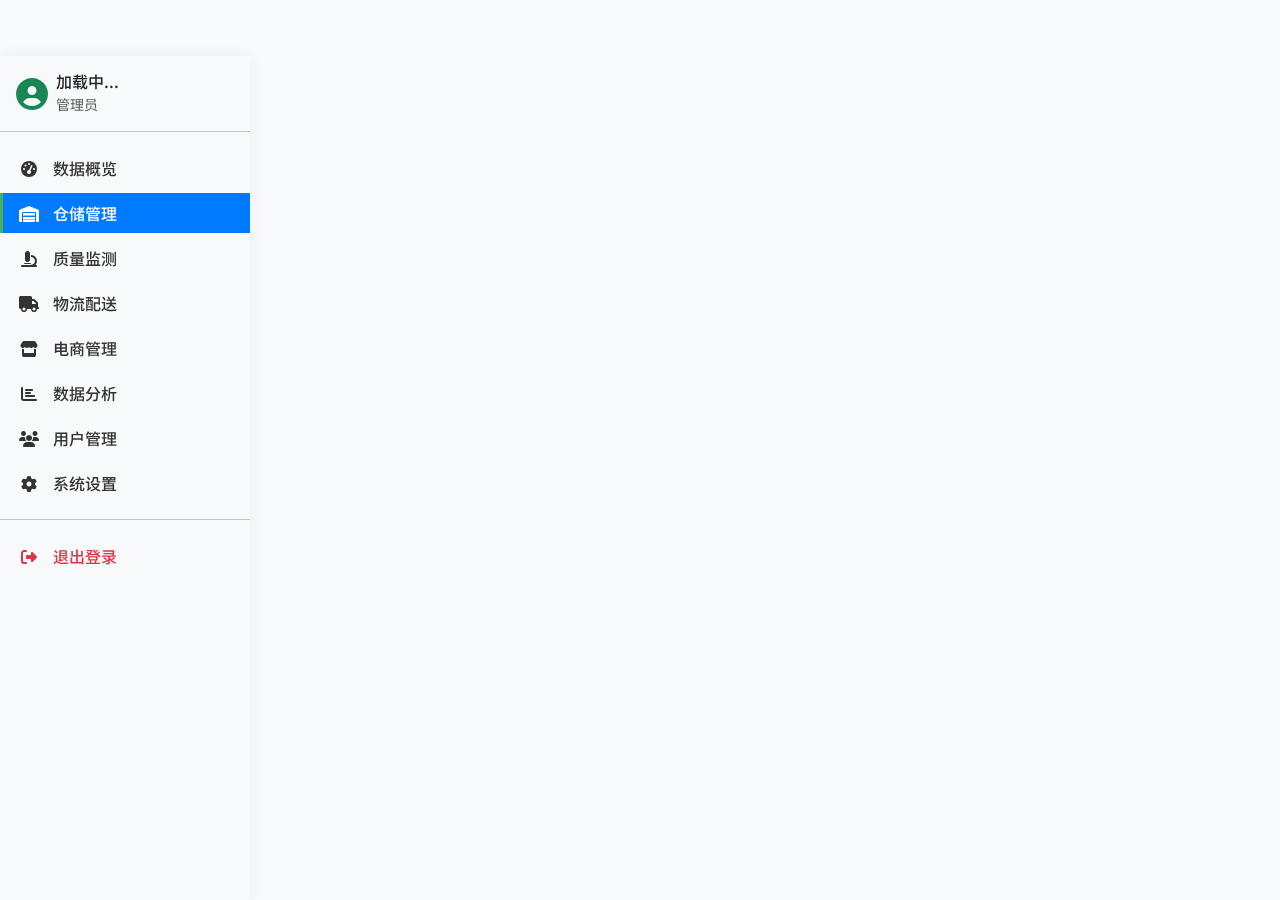
<file: src/main/resources/static/templates/sidebar.html>
<!DOCTYPE html>
<html lang="en">
<head>
    <meta charset="UTF-8">
    <meta name="viewport" content="width=device-width, initial-scale=1.0">
    <title>Sidebar</title>
    <!-- Bootstrap 5 CSS -->
    <link href="../css/bootstrap.css" rel="stylesheet">
    <!-- Font Awesome 图标 -->
    <link rel="stylesheet" href="https://cdnjs.cloudflare.com/ajax/libs/font-awesome/6.4.2/css/all.min.css">
    <!-- 引入Google字体 -->
    <link href="https://fonts.googleapis.com/css2?family=Noto+Sans+SC:wght@300;400;500;700&display=swap" rel="stylesheet">
    <link rel="stylesheet" href="../css/base.css">
    <script src="../scripts/sidebar.js"></script>
    <style>
        .sidebar {
            position: fixed;
            top: 56px; /* 初始位置为 header 的假设高度，动态调整 */
            left: 0;
            width: 250px;
            height: calc(100vh - 56px); /* 初始高度 */
            overflow-y: auto;
            background-color: #f8f9fa;
            padding-top: 1rem;
            transition: top 0.3s ease; /* 与 header 动画一致 */
            z-index: 999; /* 低于 header */
        }
        .sidebar-link {
            display: block;
            padding: 0.5rem 1rem;
            color: #333;
            text-decoration: none;
        }
        .sidebar-link:hover {
            background-color: #e9ecef;
        }
        .sidebar-link.active {
            background-color: #007bff;
            color: white;
        }
    </style>

</head>
<body>
<!-- 侧边栏 -->
<div class="sidebar">
    <div class="px-3 mb-3">
        <div class="d-flex align-items-center">
            <i class="fas fa-user-circle text-success me-2" style="font-size: 2rem;"></i>
            <div>
                <h6 class="mb-0" id="username">加载中...</h6>
                <small class="text-muted">管理员</small>
            </div>
        </div>
    </div>
    <hr>
    <a href="../views/dashboard.html" class="sidebar-link">
        <i class="fas fa-tachometer-alt"></i> 数据概览
    </a>
    <a href="../views/warehouse.html" class="sidebar-link active">
        <i class="fas fa-warehouse"></i> 仓储管理
    </a>
    <a href="../views/quality.html" class="sidebar-link">
        <i class="fas fa-microscope"></i> 质量监测
    </a>
    <a href="../views/logistic.html" class="sidebar-link">
        <i class="fas fa-truck"></i> 物流配送
    </a>
    <a href="#" class="sidebar-link">
        <i class="fas fa-store"></i> 电商管理
    </a>
    <a href="#" class="sidebar-link">
        <i class="fas fa-chart-bar"></i> 数据分析
    </a>
    <a href="#" class="sidebar-link">
        <i class="fas fa-users"></i> 用户管理
    </a>
    <a href="#" class="sidebar-link">
        <i class="fas fa-cog"></i> 系统设置
    </a>
    <hr>
    <a href="../views/index.html" class="sidebar-link text-danger">
        <i class="fas fa-sign-out-alt"></i> 退出登录
    </a>
</div>
</body>
</html>
</file>
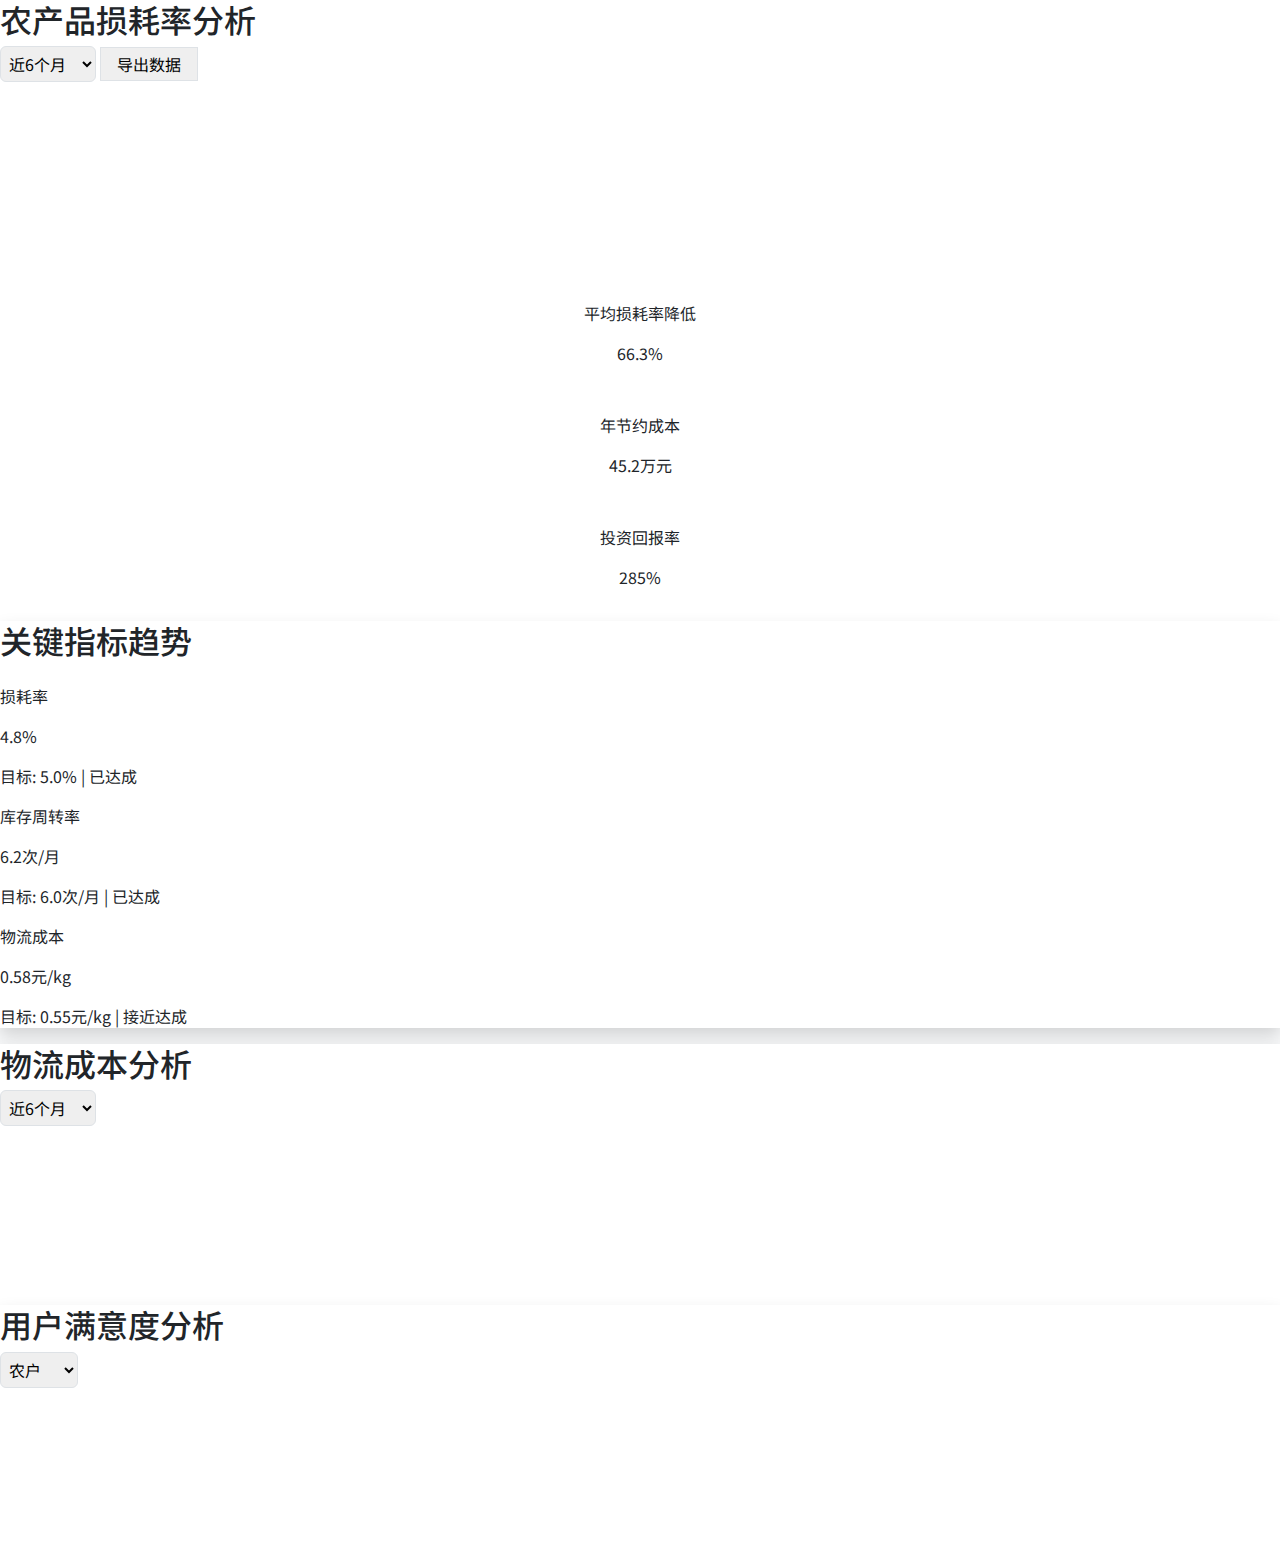
<file: src/main/resources/static/views/dataAnalyse.html>
<!DOCTYPE html>
<html lang="en">
<head>
    <meta charset="UTF-8">
    <meta name="viewport" content="width=device-width, initial-scale=1.0">
    <title>Document</title>
    <link href="../css/bootstrap.css" rel="stylesheet">
    <link rel="stylesheet" href="https://cdnjs.cloudflare.com/ajax/libs/font-awesome/6.4.2/css/all.min.css">
    <link href="https://fonts.googleapis.com/css2?family=Noto+Sans+SC:wght@300;400;500;700&display=swap" rel="stylesheet">
    <link rel="stylesheet" href="../css/base.css">
</head>
<body>
    <div id="analytics" class="tab-content space-y-6 hidden">
        <div class="grid grid-cols-1 md:grid-cols-3 gap-6">
            <div class="bg-white rounded-lg shadow p-6 col-span-2">
                <div class="flex justify-between items-center mb-4">
                    <h2 class="text-lg font-bold text-gray-800">农产品损耗率分析</h2>
                    <div class="flex space-x-2">
                        <select class="border rounded p-1 text-sm">
                            <option>近6个月</option>
                            <option>近12个月</option>
                            <option>近2年</option>
                        </select>
                        <button class="border border-gray-300 text-gray-700 px-3 py-1 rounded-lg flex items-center text-sm">
                            导出数据
                        </button>
                    </div>
                </div>
                <div class="chart-container h-80">
                    <canvas id="lossRateAnalysisChart"></canvas>
                </div>
                <div class="mt-4 grid grid-cols-3 gap-4 text-center">
                    <div class="p-3 bg-blue-50 rounded-lg">
                        <p class="text-sm text-gray-600">平均损耗率降低</p>
                        <p class="text-xl font-bold text-blue-600">66.3%</p>
                    </div>
                    <div class="p-3 bg-green-50 rounded-lg">
                        <p class="text-sm text-gray-600">年节约成本</p>
                        <p class="text-xl font-bold text-green-600">45.2万元</p>
                    </div>
                    <div class="p-3 bg-purple-50 rounded-lg">
                        <p class="text-sm text-gray-600">投资回报率</p>
                        <p class="text-xl font-bold text-purple-600">285%</p>
                    </div>
                </div>
            </div>
            
            <div class="bg-white rounded-lg shadow p-6">
                <h2 class="text-lg font-bold text-gray-800 mb-4">关键指标趋势</h2>
                <div class="space-y-6">
                    <div>
                        <div class="flex justify-between items-center mb-1">
                            <p class="text-sm font-medium">损耗率</p>
                            <p class="text-sm font-medium text-green-600">4.8%</p>
                        </div>
                        <div class="w-full bg-gray-200 rounded-full h-2.5">
                            <div class="bg-green-600 h-2.5 rounded-full" style="width: 32%"></div>
                        </div>
                        <p class="text-xs text-gray-500 mt-1">目标: 5.0% | <span class="text-green-600">已达成</span></p>
                    </div>
                    
                    <div>
                        <div class="flex justify-between items-center mb-1">
                            <p class="text-sm font-medium">库存周转率</p>
                            <p class="text-sm font-medium text-green-600">6.2次/月</p>
                        </div>
                        <div class="w-full bg-gray-200 rounded-full h-2.5">
                            <div class="bg-green-600 h-2.5 rounded-full" style="width: 85%"></div>
                        </div>
                        <p class="text-xs text-gray-500 mt-1">目标: 6.0次/月 | <span class="text-green-600">已达成</span></p>
                    </div>
                    
                    <div>
                        <div class="flex justify-between items-center mb-1">
                            <p class="text-sm font-medium">物流成本</p>
                            <p class="text-sm font-medium text-yellow-600">0.58元/kg</p>
                        </div>
                        <div class="w-full bg-gray-200 rounded-full h-2.5">
                            <div class="bg-yellow-600 h-2.5 rounded-full" style="width: 70%"></div>
                        </div>
                        <p class="text-xs text-gray-500 mt-1">目标: 0.55元/kg | <span class="text-yellow-600">接近达成</span></p>
                    </div>
                </div>
            </div>
        </div>
        
        <div class="grid grid-cols-1 md:grid-cols-2 gap-6">
            <div class="bg-white rounded-lg shadow p-6">
                <div class="flex justify-between items-center mb-4">
                    <h2 class="text-lg font-bold text-gray-800">物流成本分析</h2>
                    <select class="border rounded p-1 text-sm">
                        <option>近6个月</option>
                        <option>近12个月</option>
                    </select>
                </div>
                <div class="chart-container h-64">
                    <canvas id="costAnalysisChart"></canvas>
                </div>
            </div>
            
            <div class="bg-white rounded-lg shadow p-6">
                <div class="flex justify-between items-center mb-4">
                    <h2 class="text-lg font-bold text-gray-800">用户满意度分析</h2>
                    <select class="border rounded p-1 text-sm">
                        <option>农户</option>
                        <option>合作社</option>
                        <option>消费者</option>
                    </select>
                </div>
                <div class="chart-container h-64">
                    <canvas id="satisfactionChart"></canvas>
                </div>
            </div>
        </div>
    </div>
</body>
</html>
</file>
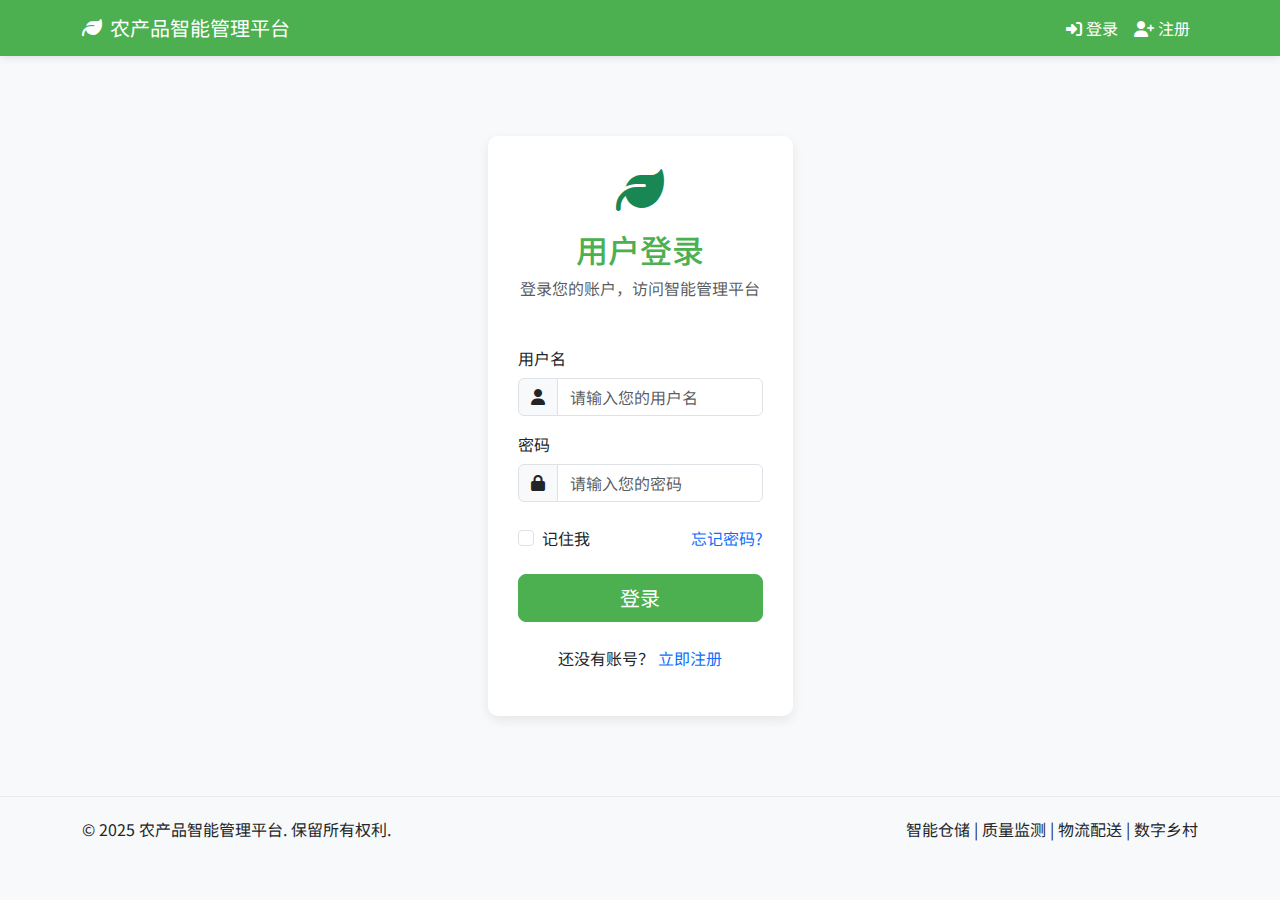
<file: src/main/resources/static/views/login.html>
<!DOCTYPE html>
<html lang="en">
<head>
    <meta charset="UTF-8">
    <meta name="viewport" content="width=device-width, initial-scale=1.0">
    <title>登录</title>
    <!-- Bootstrap 5 CSS -->
<!--    <link href="https://cdn.jsdelivr.net/npm/bootstrap@5.3.2/dist/css/bootstrap.min.css" rel="stylesheet">-->
    <link href="../css/bootstrap.css" rel="stylesheet">
    <!-- Font Awesome 图标 -->
    <link rel="stylesheet" href="https://cdnjs.cloudflare.com/ajax/libs/font-awesome/6.4.2/css/all.min.css">
    <!-- 引入Google字体 -->
    <link href="https://fonts.googleapis.com/css2?family=Noto+Sans+SC:wght@300;400;500;700&display=swap"
          rel="stylesheet">
    <!-- 自定义CSS -->
    <link rel="stylesheet" href="../css/base.css">
    <script src="../scripts/loader.js"></script>
    <script src="../js/axios.js"></script>
    <script src="../scripts/login.js"></script>
</head>
<body>
<div id="header"></div>
<div class="auth-container animate-card">
    <div class="card auth-card">
        <div class="auth-header">
            <i class="fas fa-leaf fa-3x text-success mb-3"></i>
            <h2>用户登录</h2>
            <p class="text-muted">登录您的账户，访问智能管理平台</p>
        </div>
        <form>
            <div class="mb-3">
                <label for="username" class="form-label">用户名</label>
                <div class="input-group">
                    <span class="input-group-text"><i class="fas fa-user"></i></span>
                    <input type="text" class="form-control" id="username" name="username" placeholder="请输入您的用户名"
                           required>
                </div>
            </div>
            <div class="mb-4">
                <label for="password" class="form-label">密码</label>
                <div class="input-group">
                    <span class="input-group-text"><i class="fas fa-lock"></i></span>
                    <input type="password" class="form-control" id="password" name="password"
                           placeholder="请输入您的密码" required>
                </div>
            </div>
            <div class="mb-4 form-check">
                <input type="checkbox" class="form-check-input" id="remember">
                <label class="form-check-label" for="remember">记住我</label>
                <a href="#" class="float-end text-decoration-none">忘记密码?</a>
            </div>
            <div class="d-grid">
                <button type="button" class="btn btn-primary btn-lg" id="loginButton">登录</button>
            </div>
            <div class="text-center mt-4">
                <p>还没有账号？ <a href="register.html" class="text-decoration-none">立即注册</a></p>
            </div>
        </form>
    </div>
</div>
<div id="footer"></div>
</body>
</html>
</file>
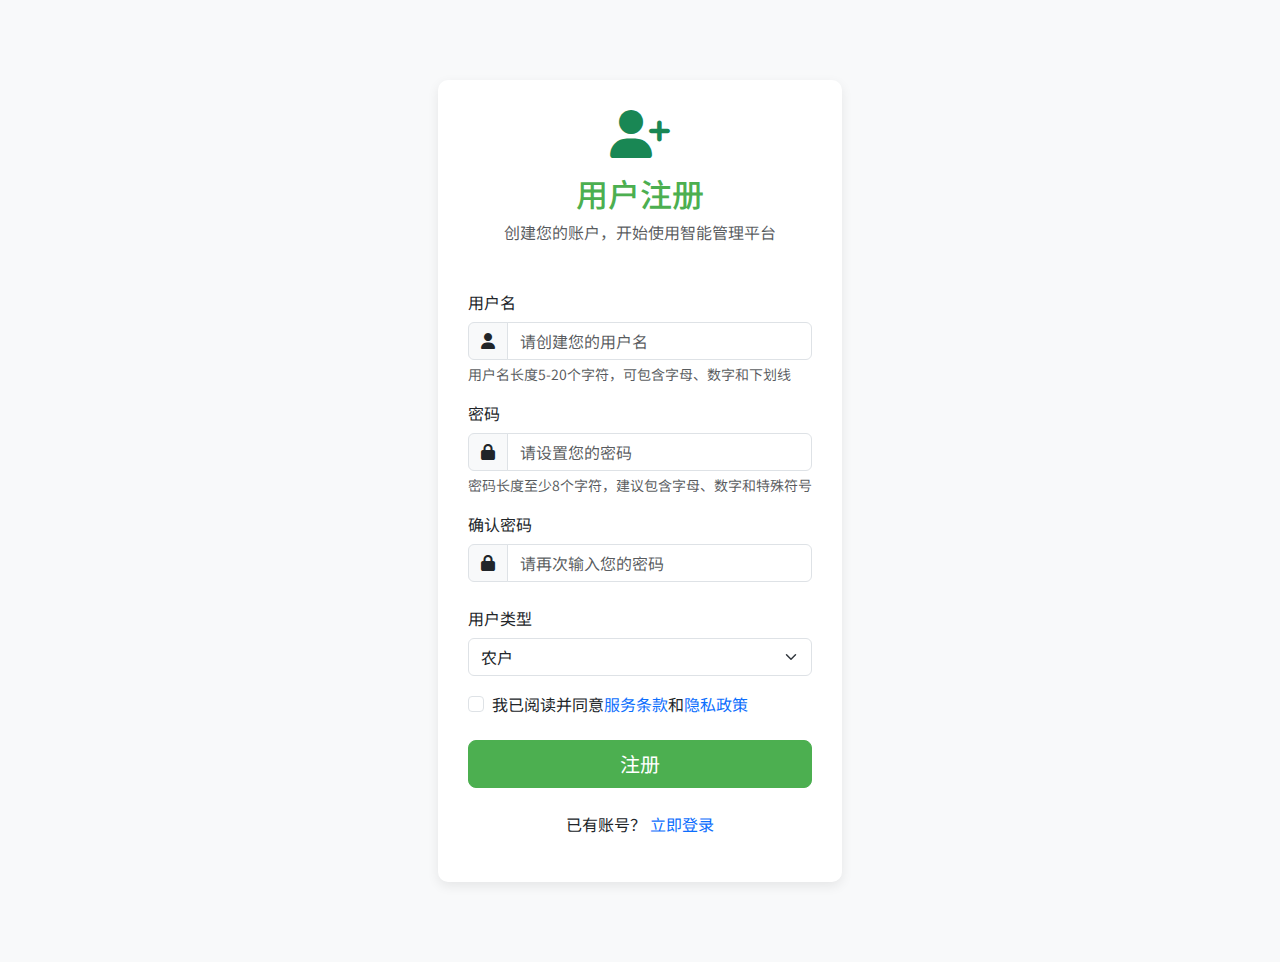
<file: src/main/resources/static/views/register.html>
<!DOCTYPE html>
<html lang="en">
<head>
    <meta charset="UTF-8">
    <meta name="viewport" content="width=device-width, initial-scale=1.0">
    <title>注册</title>
    <!-- Bootstrap 5 CSS -->
<!--    <link href="https://cdn.jsdelivr.net/npm/bootstrap@5.3.2/dist/css/bootstrap.min.css" rel="stylesheet">-->
    <link href="../css/bootstrap.css" rel="stylesheet">
    <!-- Font Awesome 图标 -->
    <link rel="stylesheet" href="https://cdnjs.cloudflare.com/ajax/libs/font-awesome/6.4.2/css/all.min.css">
    <!-- 引入Google字体 -->
    <link href="https://fonts.googleapis.com/css2?family=Noto+Sans+SC:wght@300;400;500;700&display=swap" rel="stylesheet">
    <!-- 自定义CSS -->
    <link rel="stylesheet" href="../css/base.css">
    <script src="../js/axios.js"></script>
    <script src="../scripts/register.js"></script>
</head>
<body>
<div class="auth-container animate-card">
    <div class="card auth-card">
        <div class="auth-header">
            <i class="fas fa-user-plus fa-3x text-success mb-3"></i>
            <h2>用户注册</h2>
            <p class="text-muted">创建您的账户，开始使用智能管理平台</p>
        </div>
        <form>
            <div class="mb-3">
                <label for="username" class="form-label">用户名</label>
                <div class="input-group">
                    <span class="input-group-text"><i class="fas fa-user"></i></span>
                    <input type="text" class="form-control" id="username" name="username" placeholder="请创建您的用户名" required>
                </div>
                <div class="form-text">用户名长度5-20个字符，可包含字母、数字和下划线</div>
            </div>
            <div class="mb-3">
                <label for="password" class="form-label">密码</label>
                <div class="input-group">
                    <span class="input-group-text"><i class="fas fa-lock"></i></span>
                    <input type="password" class="form-control" id="password" name="password" placeholder="请设置您的密码" required>
                </div>
                <div class="form-text">密码长度至少8个字符，建议包含字母、数字和特殊符号</div>
            </div>
            <div class="mb-4">
                <label for="confirm_password" class="form-label">确认密码</label>
                <div class="input-group">
                    <span class="input-group-text"><i class="fas fa-lock"></i></span>
                    <input type="password" class="form-control" id="confirm_password" name="confirm_password" placeholder="请再次输入您的密码" required>
                </div>
            </div>
            <div class="mb-3">
                <label for="user_type" class="form-label">用户类型</label>
                <select class="form-select" id="user_type" name="user_type">
                    <option value="农户">农户</option>
                    <option value="合作社">合作社</option>
                    <option value="经销商">经销商</option>
                    <option value="管理人员">管理人员</option>
                </select>
            </div>
            <div class="mb-4 form-check">
                <input type="checkbox" class="form-check-input" id="agree" required>
                <label class="form-check-label" for="agree">我已阅读并同意<a href="https://blog.csdn.net/weixin_55553121/article/details/120492101" class="text-decoration-none" target="_blank">服务条款</a>和<a href="https://blog.csdn.net/weixin_55553121/article/details/120492101" class="text-decoration-none" target="_blank">隐私政策</a></label>
            </div>
            <div class="d-grid">
                <button type="button" class="btn btn-primary btn-lg" id="registerButton">注册</button>
            </div>
            <div class="text-center mt-4">
                <p>已有账号？ <a href="login.html" class="text-decoration-none">立即登录</a></p>
            </div>
        </form>
    </div>
</div>
</body>
</html>
</file>
<file: src/main/resources/static/css/base.css>
:root {
    --primary-color: #4CAF50;
    --secondary-color: #2E7D32;
    --accent-color: #8BC34A;
    --light-color: #F1F8E9;
    --dark-color: #1B5E20;
    --warning-color: #FFC107;
    --danger-color: #F44336;
    --info-color: #2196F3;
}

body {
    font-family: 'Noto Sans SC', sans-serif;
    background-color: #f8f9fa;
    min-height: 100vh;
    display: flex;
    flex-direction: column;
}

.navbar {
    background-color: var(--primary-color);
    box-shadow: 0 2px 8px rgba(0, 0, 0, 0.1);
}

.navbar-brand,
.nav-link {
    color: white !important;
}

.nav-link:hover {
    color: var(--light-color) !important;
}

.btn-primary {
    background-color: var(--primary-color);
    border-color: var(--primary-color);
}

.btn-primary:hover,
.btn-primary:focus {
    background-color: var(--secondary-color);
    border-color: var(--secondary-color);
}

.btn-success {
    background-color: var(--secondary-color);
    border-color: var(--secondary-color);
}

.card {
    border-radius: 10px;
    box-shadow: 0 4px 12px rgba(0, 0, 0, 0.08);
    transition: transform 0.3s, box-shadow 0.3s;
    border: none;
    overflow: hidden;
}

.card:hover {
    transform: translateY(-5px);
    box-shadow: 0 8px 24px rgba(0, 0, 0, 0.12);
}

.auth-container {
    max-width: 500px;
    margin: 80px auto;
}

.auth-card {
    padding: 30px;
    background: white;
}

.auth-header {
    text-align: center;
    margin-bottom: 30px;
    color: var(--primary-color);
}

.footer {
    background-color: #f8f9fa;
    padding: 20px 0;
    margin-top: auto;
    border-top: 1px solid #e9ecef;
}

.main-container {
    flex: 1;
}

/* Dashboard styles */
.sidebar {
    background-color: white;
    box-shadow: 0 0 15px rgba(0, 0, 0, 0.05);
    height: calc(100vh - 56px);
    position: sticky;
    top: 56px;
    padding-top: 1rem;
    z-index: 100;
}

.sidebar-link {
    color: #333;
    text-decoration: none;
    display: block;
    padding: 12px 20px;
    border-left: 3px solid transparent;
    transition: all 0.3s;
    font-weight: 500;
    margin-bottom: 5px;
}

.sidebar-link:hover,
.sidebar-link.active {
    background-color: var(--light-color);
    border-left-color: var(--primary-color);
    color: var(--primary-color);
}

.sidebar-link i {
    margin-right: 10px;
    width: 20px;
    text-align: center;
}

.content-header {
    padding: 20px 0;
    border-bottom: 1px solid #e9ecef;
    margin-bottom: 20px;
}

.stat-card {
    background: white;
    border-radius: 10px;
    box-shadow: 0 4px 12px rgba(0, 0, 0, 0.08);
    padding: 20px;
    margin-bottom: 20px;
    border-left: 5px solid var(--primary-color);
    height: 100%;
}

.stat-card h3 {
    font-size: 28px;
    font-weight: bold;
    margin: 10px 0;
}

.stat-card p {
    color: #6c757d;
    margin-bottom: 0;
}

.stat-icon {
    font-size: 40px;
    color: var(--primary-color);
    opacity: 0.8;
}

/* 卡片动画 */
@keyframes fadeIn {
    from {
        opacity: 0;
        transform: translateY(20px);
    }

    to {
        opacity: 1;
        transform: translateY(0);
    }
}

.animate-card {
    animation: fadeIn 0.5s ease-out forwards;
}

/* 自定义滚动条 */
::-webkit-scrollbar {
    width: 8px;
}

::-webkit-scrollbar-track {
    background: #f1f1f1;
}

::-webkit-scrollbar-thumb {
    background: #c1c1c1;
    border-radius: 10px;
}

::-webkit-scrollbar-thumb:hover {
    background: #a8a8a8;
}

.table-container {
    overflow-x: auto;
    border-radius: 10px;
    box-shadow: 0 4px 12px rgba(0, 0, 0, 0.08);
    background-color: white;
}

.notification-badge {
    position: absolute;
    top: -8px;
    right: -8px;
    font-size: 0.7rem;
    padding: 0.25rem 0.5rem;
}

#transactionChart {
    max-height: 200px;
}

#detectionPieChart, #spectrumChart {
    max-height: 200px;
}
</file>
